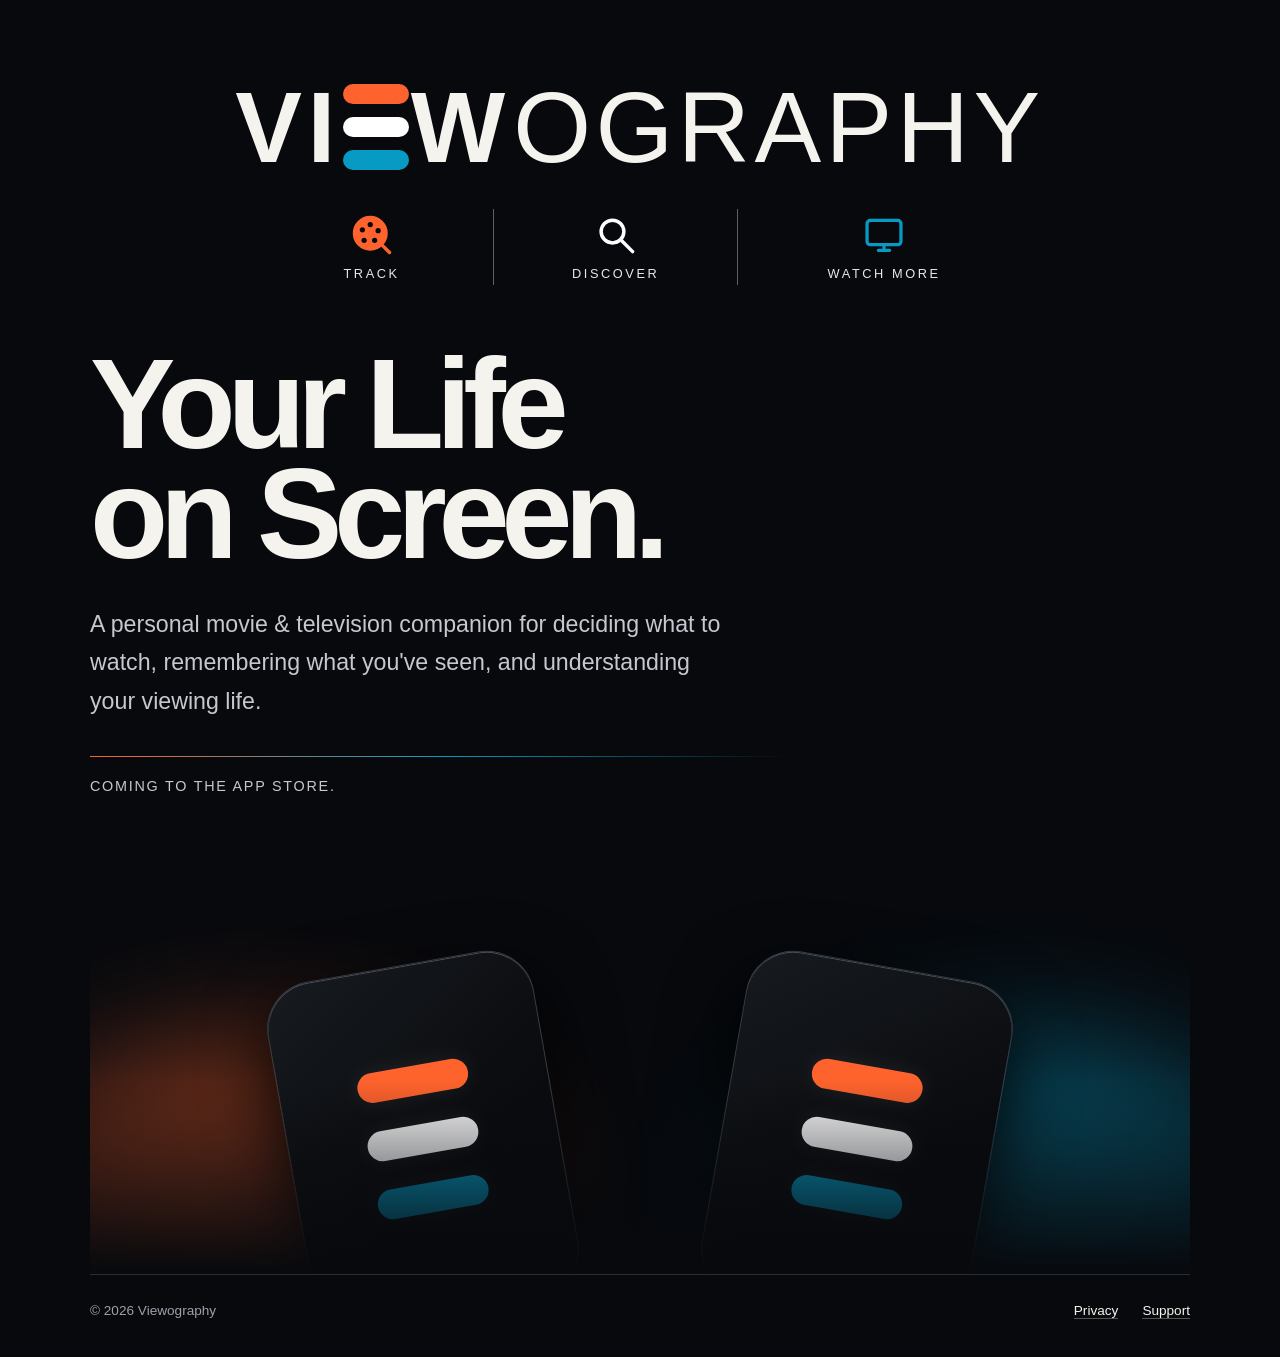
<file: index.html>
<!doctype html>
<html lang="en"><head><meta charset="utf-8"><meta name="viewport" content="width=device-width,initial-scale=1"><title>Viewography — Your Life on Screen</title><meta name="description" content="Viewography is a personal movie and television companion."><link rel="stylesheet" href="style.css"></head>
<body><main class="hero"><div class="brand-lockup"><div class="brand" aria-label="Viewography"><span class="brand-view">VI</span><span class="brand-e" aria-hidden="true"><i></i><i></i><i></i></span><span class="brand-view">W</span><span class="brand-ography">OGRAPHY</span></div><div class="brand-actions"><div class="brand-action"><svg class="reel" viewBox="0 0 48 48" aria-hidden="true"><circle cx="22" cy="22" r="18"/><circle cx="22" cy="12" r="3"/><circle cx="31" cy="19" r="3"/><circle cx="27" cy="30" r="3"/><circle cx="15" cy="30" r="3"/><circle cx="13" cy="18" r="3"/><path d="M35 35l9 9"/></svg><span>Track</span></div><i class="action-divider"></i><div class="brand-action"><svg class="search-icon" viewBox="0 0 48 48" aria-hidden="true"><circle cx="20" cy="20" r="13"/><path d="M30 30l13 13"/></svg><span>Discover</span></div><i class="action-divider"></i><div class="brand-action"><svg class="screen-icon" viewBox="0 0 52 48" aria-hidden="true"><rect x="5" y="6" width="42" height="30" rx="4"/><path d="M19 43h14M26 36v7"/></svg><span>Watch More</span></div></div></div><h1>Your Life<br>on Screen.</h1><p class="lede">A personal movie & television companion for deciding what to watch, remembering what you've seen, and understanding your viewing life.</p><div class="rule"></div><p class="coming">Coming to the App Store.</p><section class="brand-stage" aria-hidden="true"><div class="stage-glow orange-glow"></div><div class="stage-glow blue-glow"></div><div class="e-card left-card"><div class="e-mark"><i></i><i></i><i></i></div></div><div class="e-card right-card"><div class="e-mark"><i></i><i></i><i></i></div></div></section></main><footer><span>© 2026 Viewography</span><nav><a href="privacy.html">Privacy</a><a href="support.html">Support</a></nav></footer></body></html>
</file>
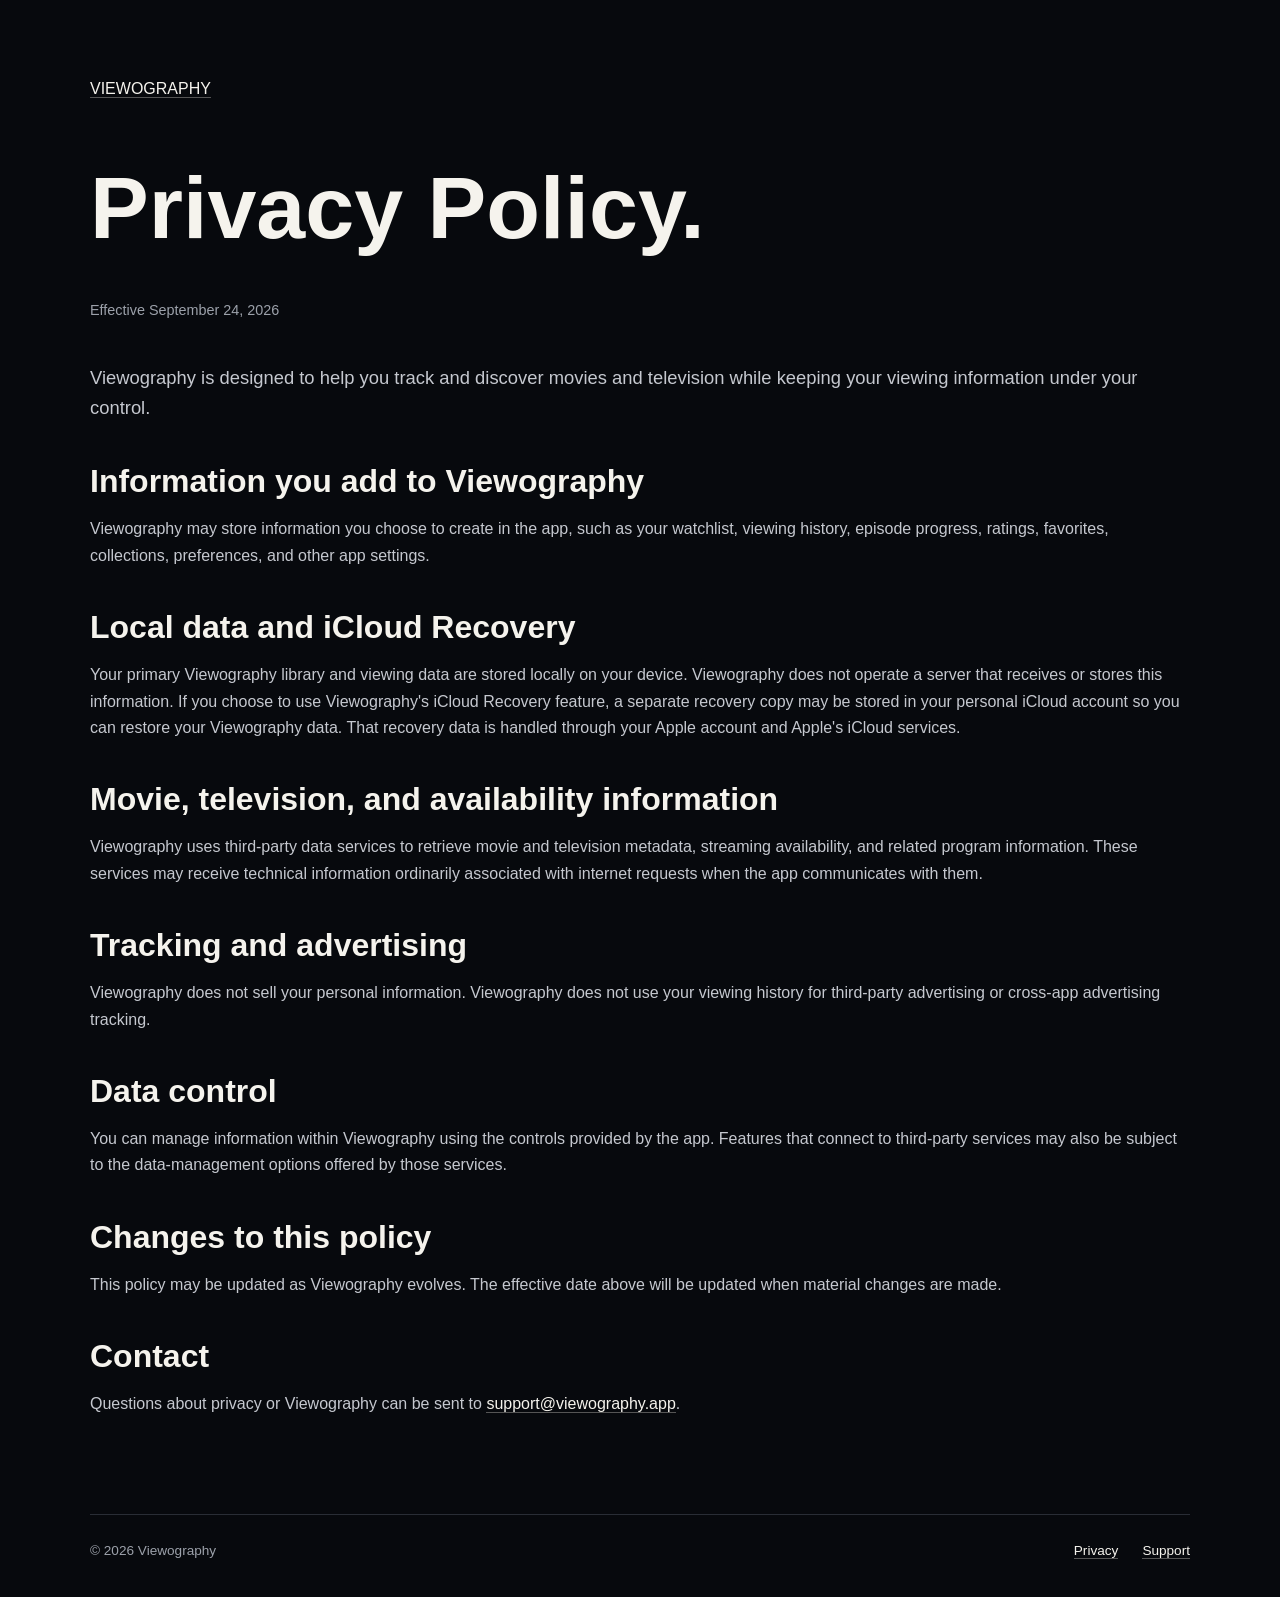
<file: privacy.html>
<!doctype html><html lang="en"><head><meta charset="utf-8"><meta name="viewport" content="width=device-width,initial-scale=1"><title>Privacy Policy — Viewography</title><link rel="stylesheet" href="style.css"></head><body><main class="page"><div class="eyebrow"><a href="index.html">VIEWOGRAPHY</a></div><h1>Privacy Policy.</h1><p class="updated">Effective September 24, 2026</p><p class="intro">Viewography is designed to help you track and discover movies and television while keeping your viewing information under your control.</p><h2>Information you add to Viewography</h2><p>Viewography may store information you choose to create in the app, such as your watchlist, viewing history, episode progress, ratings, favorites, collections, preferences, and other app settings.</p><h2>Local data and iCloud Recovery</h2><p>Your primary Viewography library and viewing data are stored locally on your device. Viewography does not operate a server that receives or stores this information. If you choose to use Viewography's iCloud Recovery feature, a separate recovery copy may be stored in your personal iCloud account so you can restore your Viewography data. That recovery data is handled through your Apple account and Apple's iCloud services.</p><h2>Movie, television, and availability information</h2><p>Viewography uses third-party data services to retrieve movie and television metadata, streaming availability, and related program information. These services may receive technical information ordinarily associated with internet requests when the app communicates with them.</p><h2>Tracking and advertising</h2><p>Viewography does not sell your personal information. Viewography does not use your viewing history for third-party advertising or cross-app advertising tracking.</p><h2>Data control</h2><p>You can manage information within Viewography using the controls provided by the app. Features that connect to third-party services may also be subject to the data-management options offered by those services.</p><h2>Changes to this policy</h2><p>This policy may be updated as Viewography evolves. The effective date above will be updated when material changes are made.</p><h2>Contact</h2><p>Questions about privacy or Viewography can be sent to <a href="mailto:support@viewography.app">support@viewography.app</a>.</p></main><footer><span>© 2026 Viewography</span><nav><a href="privacy.html">Privacy</a><a href="support.html">Support</a></nav></footer></body></html>
</file>
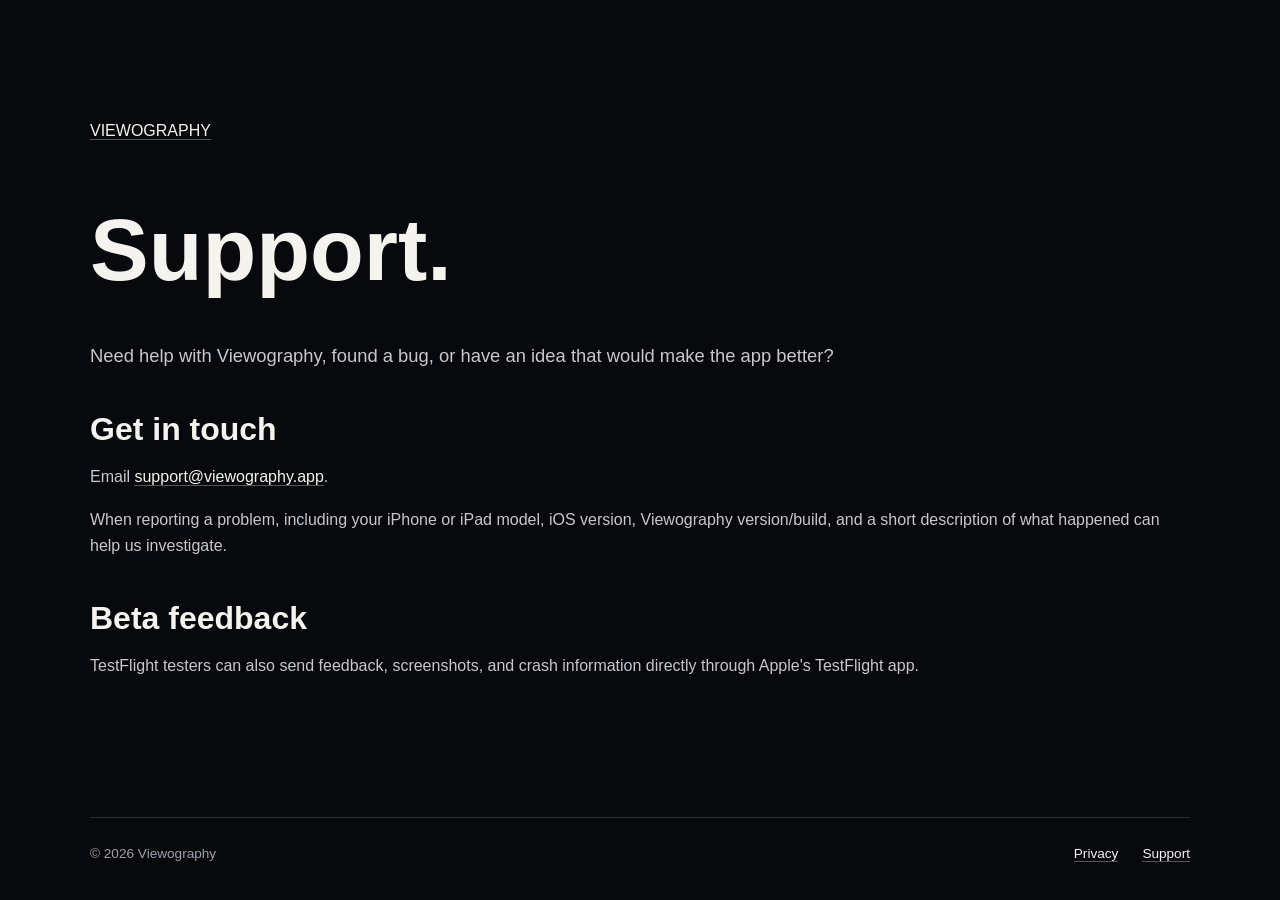
<file: support.html>
<!doctype html><html lang="en"><head><meta charset="utf-8"><meta name="viewport" content="width=device-width,initial-scale=1"><title>Support — Viewography</title><link rel="stylesheet" href="style.css"></head><body><main class="page"><div class="eyebrow"><a href="index.html">VIEWOGRAPHY</a></div><h1>Support.</h1><p class="intro">Need help with Viewography, found a bug, or have an idea that would make the app better?</p><h2>Get in touch</h2><p>Email <a href="mailto:support@viewography.app">support@viewography.app</a>.</p><p>When reporting a problem, including your iPhone or iPad model, iOS version, Viewography version/build, and a short description of what happened can help us investigate.</p><h2>Beta feedback</h2><p>TestFlight testers can also send feedback, screenshots, and crash information directly through Apple's TestFlight app.</p></main><footer><span>© 2026 Viewography</span><nav><a href="privacy.html">Privacy</a><a href="support.html">Support</a></nav></footer></body></html>
</file>
<file: style.css>
:root{color-scheme:dark;--bg:#07090d;--fg:#f5f3ed;--muted:#9ca1aa;--line:#292d35;--orange:#ff632d;--blue:#079bc4}*{box-sizing:border-box}html,body{margin:0;min-height:100%;background:var(--bg);color:var(--fg);font-family:-apple-system,BlinkMacSystemFont,"Segoe UI",sans-serif}body{min-height:100vh;display:flex;flex-direction:column;overflow-x:hidden}.hero,.page{width:min(1100px,calc(100% - 48px));margin:auto}.hero{padding:9vh 0 0}.brand-lockup{width:100%;margin:0 0 64px}.brand{display:flex;align-items:center;justify-content:center;width:100%;white-space:nowrap;color:var(--fg);font-size:clamp(3.2rem,8vw,6.25rem);line-height:.92;font-weight:800;letter-spacing:.055em}.brand-view{font-weight:850}.brand-ography{font-weight:300;letter-spacing:.045em;margin-left:.025em}.brand-e{width:.66em;height:.86em;display:flex;flex-direction:column;justify-content:space-between;margin:0 .02em}.brand-e i{display:block;width:100%;height:.2em;border-radius:999px}.brand-e i:nth-child(1),.e-mark i:nth-child(1){background:var(--orange)}.brand-e i:nth-child(2),.e-mark i:nth-child(2){background:#fff}.brand-e i:nth-child(3),.e-mark i:nth-child(3){background:var(--blue)}.brand-actions{display:grid;grid-template-columns:1fr 1px 1fr 1px 1.2fr;align-items:center;width:min(780px,100%);margin:36px auto 0}.brand-action{min-width:0;display:flex;flex-direction:column;align-items:center;gap:10px;color:#e7e7e5;text-transform:uppercase;letter-spacing:.2em;font-size:.8rem;white-space:nowrap}.brand-action svg{display:block;width:42px;height:42px;fill:none;stroke-width:4;stroke-linecap:round;stroke-linejoin:round}.brand-action .reel{fill:var(--orange);stroke:var(--orange)}.brand-action .reel circle:not(:first-child){fill:var(--bg);stroke:none}.brand-action .search-icon{stroke:#fff}.brand-action .screen-icon{stroke:var(--blue)}.action-divider{display:block;width:1px;height:76px;background:#5c6168}.hero h1{font-size:clamp(4rem,11vw,8rem);line-height:.86;letter-spacing:-.065em;margin:0;max-width:850px}h2{font-size:2rem;margin:2.5rem 0 .7rem}p,li{color:#c5c8cf;line-height:1.65}.lede{font-size:clamp(1.1rem,2.4vw,1.45rem);max-width:650px;margin:36px 0}.rule{height:1px;background:linear-gradient(90deg,var(--orange),var(--blue),transparent);max-width:700px}.coming{font-size:.9rem;letter-spacing:.12em;text-transform:uppercase;margin-top:18px}.brand-stage{position:relative;height:430px;margin-top:45px;overflow:hidden;isolation:isolate}.brand-stage:after{content:"";position:absolute;left:0;right:0;bottom:0;height:45%;background:linear-gradient(transparent,#07090d);z-index:4;pointer-events:none}.stage-glow{position:absolute;width:48%;height:75%;bottom:-20%;filter:blur(60px);opacity:.42;border-radius:50%;z-index:0}.orange-glow{left:-8%;background:var(--orange)}.blue-glow{right:-8%;background:var(--blue)}.e-card{position:absolute;bottom:-40px;width:270px;height:350px;border:1px solid #363b43;border-radius:48px;background:linear-gradient(145deg,#171a1f,#090b0e 60%);box-shadow:0 28px 70px #000,inset 0 1px 0 #4a4f57;display:flex;align-items:center;justify-content:center;z-index:2}.left-card{left:18%;transform:rotate(-10deg)}.right-card{right:18%;transform:rotate(10deg)}.e-mark{width:112px;height:148px;display:flex;flex-direction:column;justify-content:space-between}.e-mark i{display:block;width:100%;height:30px;border-radius:999px;box-shadow:0 0 24px rgba(255,255,255,.08)}.page{padding:80px 0}.page h1{font-size:clamp(3rem,8vw,5.5rem);margin-bottom:40px}.page .intro{font-size:1.15rem}.updated{color:var(--muted);font-size:.9rem;margin-bottom:40px}a{color:var(--fg);text-decoration:none;border-bottom:1px solid #555}a:hover{color:var(--blue)}footer{width:min(1100px,calc(100% - 48px));margin:0 auto;padding:28px 0 38px;border-top:1px solid var(--line);display:flex;justify-content:space-between;color:var(--muted);font-size:.85rem}footer nav{display:flex;gap:24px}@media(max-width:600px){.hero,.page{width:calc(100% - 44px)}.hero{padding-top:9vh}.brand-lockup{margin-bottom:52px}.brand{font-size:10.65vw;letter-spacing:0;transform:none;justify-content:center;width:calc(100% + 44px);margin-left:-22px;margin-right:-22px}.brand-view{letter-spacing:.015em}.brand-ography{letter-spacing:-.035em;margin-left:.015em}.brand-e{width:.62em;margin:0 .018em}.brand-actions{grid-template-columns:1fr 1px 1fr 1px 1.18fr;width:100%;margin-top:31px}.brand-action{font-size:2.45vw;letter-spacing:.105em;gap:8px}.brand-action svg{width:31px;height:31px;stroke-width:3.5}.action-divider{height:55px}.hero h1{font-size:16.5vw}.lede{margin-top:30px}.brand-stage{height:330px;margin-left:-22px;margin-right:-22px;margin-top:34px}.stage-glow{filter:blur(42px);opacity:.48}.e-card{width:46vw;height:275px;border-radius:34px;bottom:-35px}.left-card{left:5%;transform:rotate(-9deg)}.right-card{right:5%;transform:rotate(9deg)}.e-mark{width:72px;height:98px}.e-mark i{height:20px}footer{gap:20px;flex-direction:column}}
</file>
